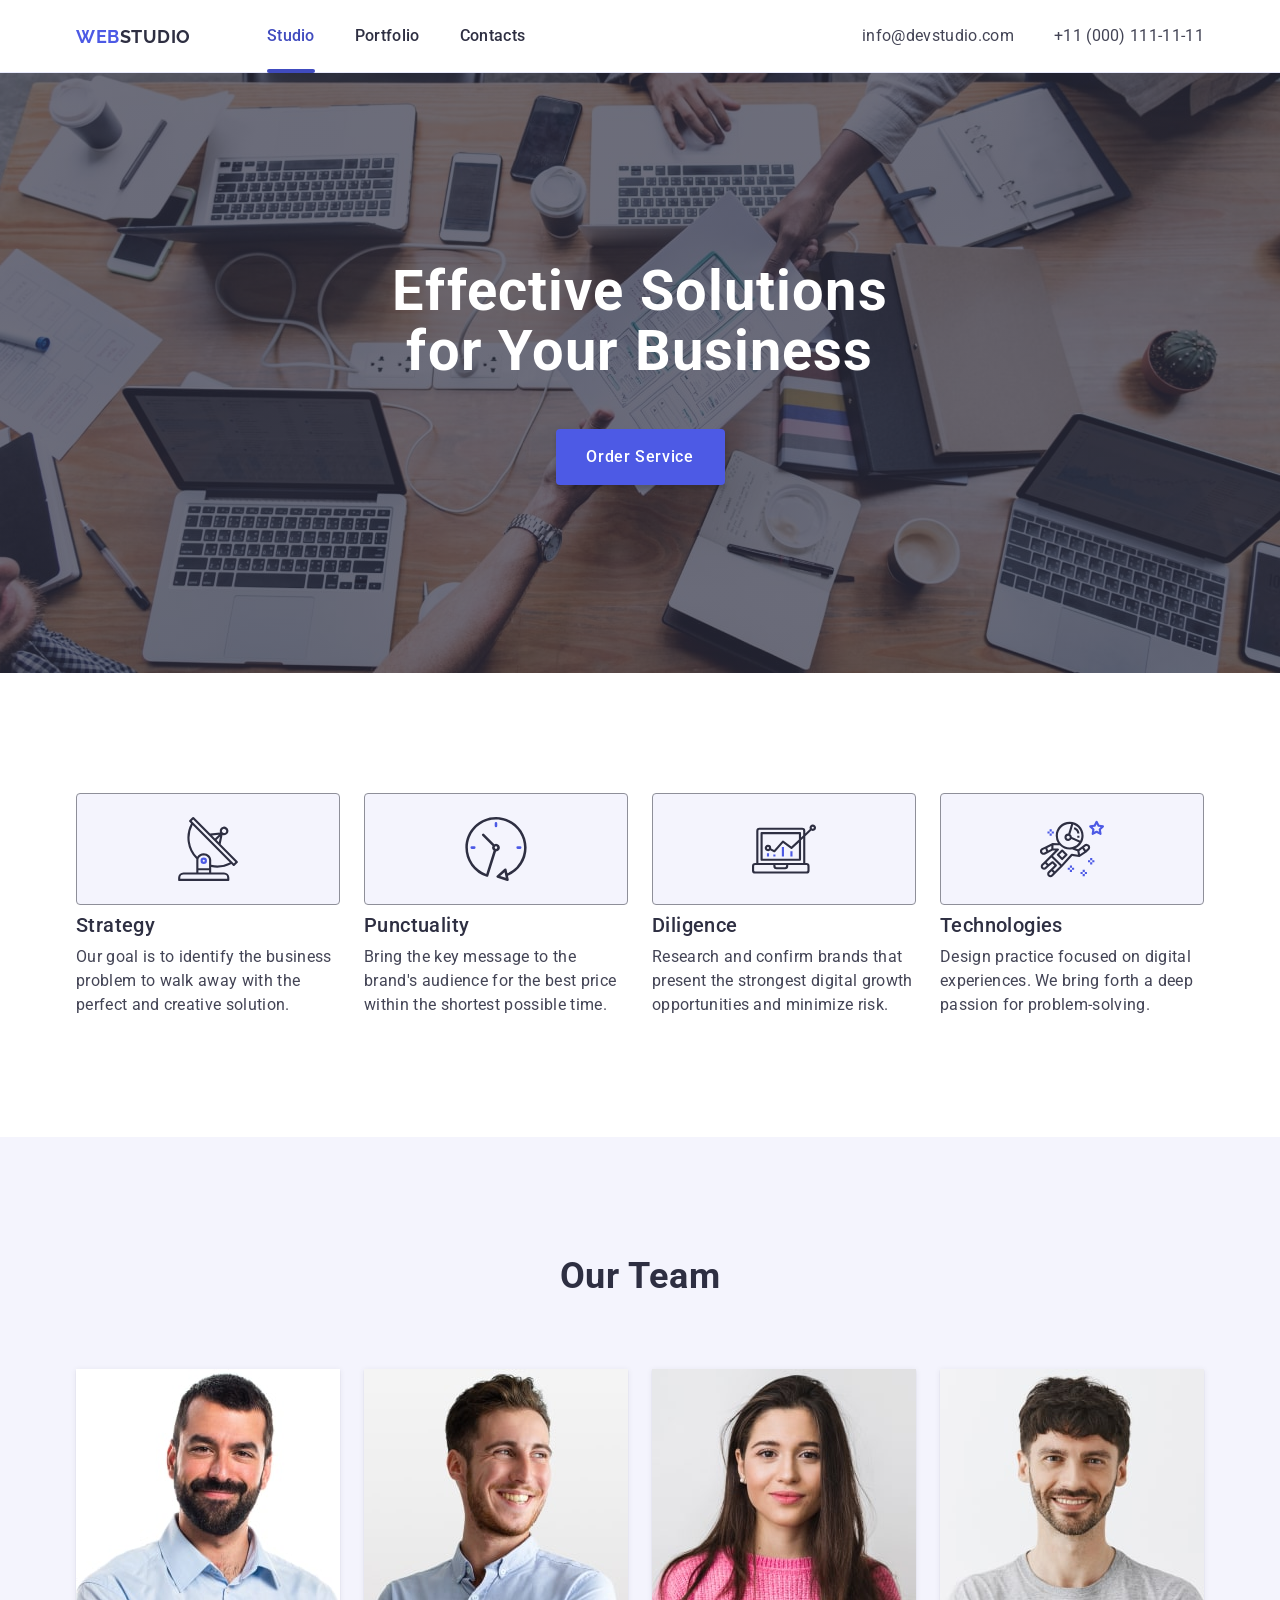
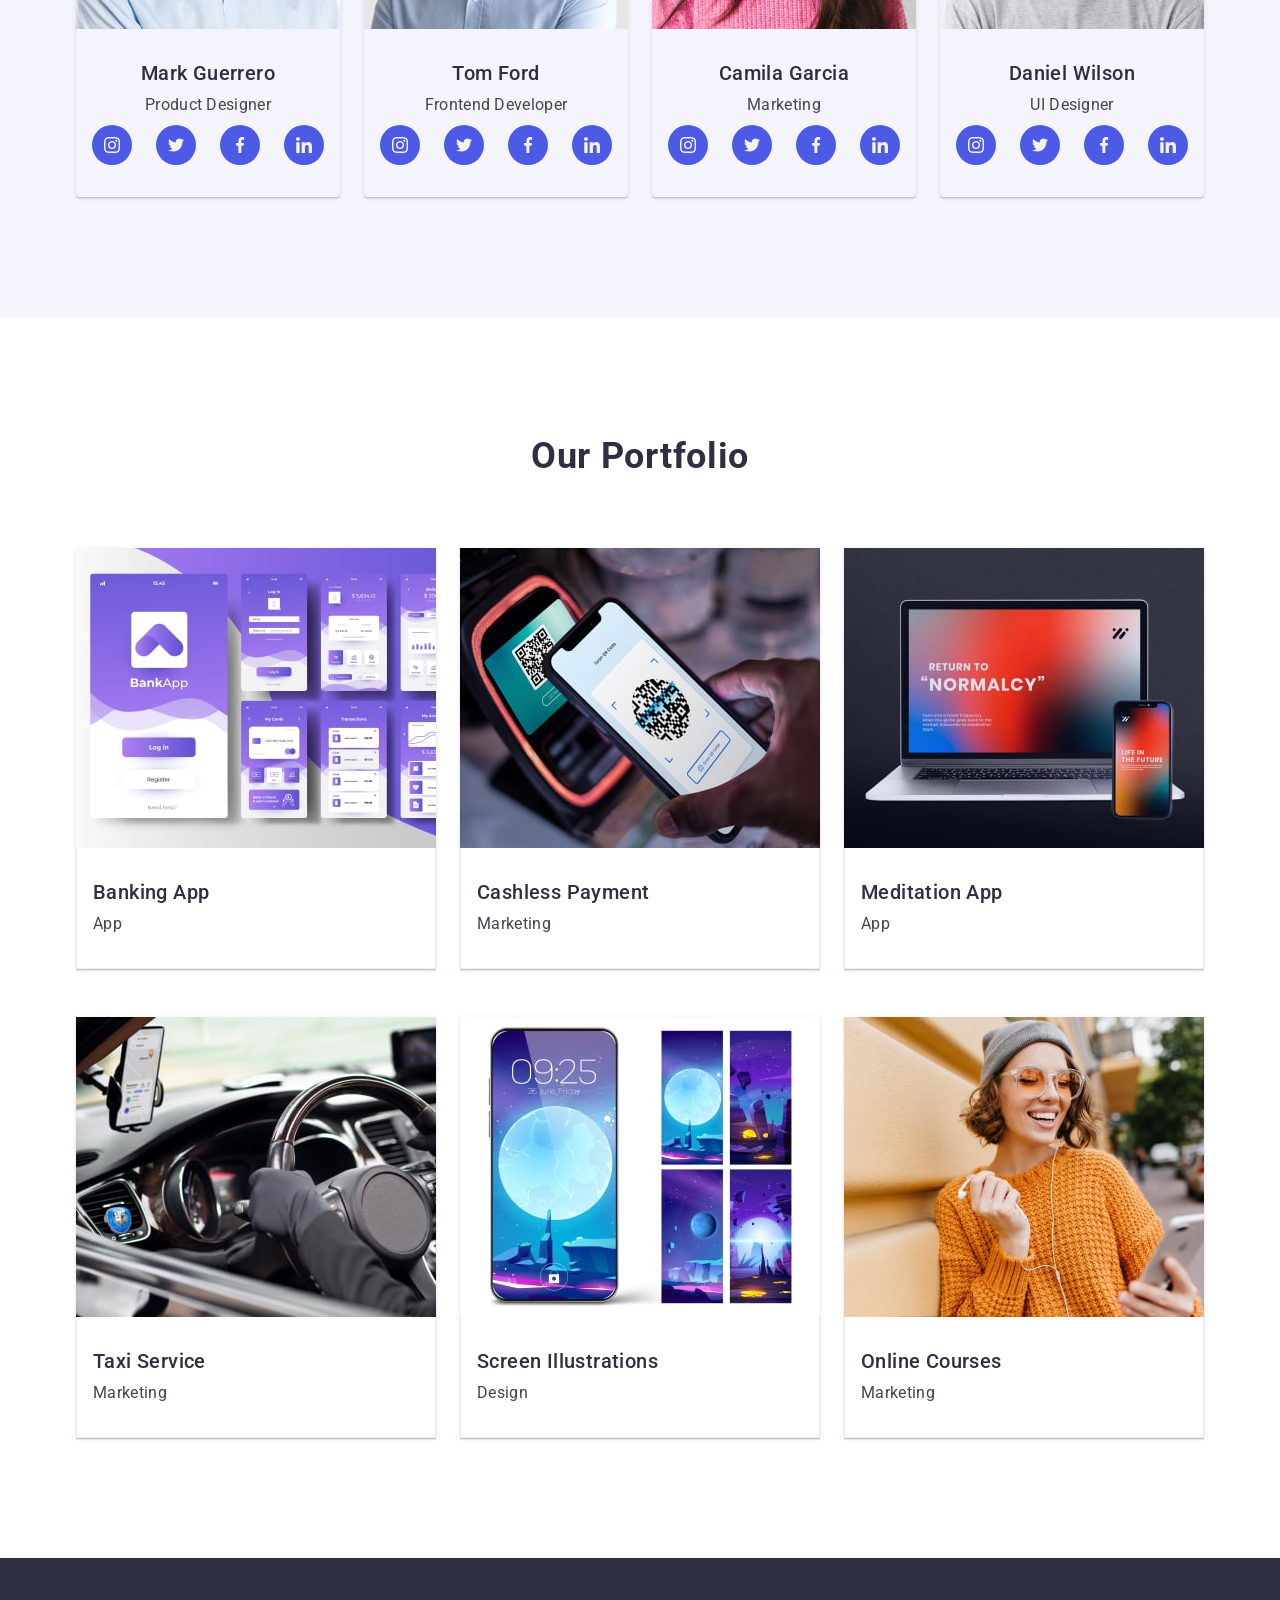
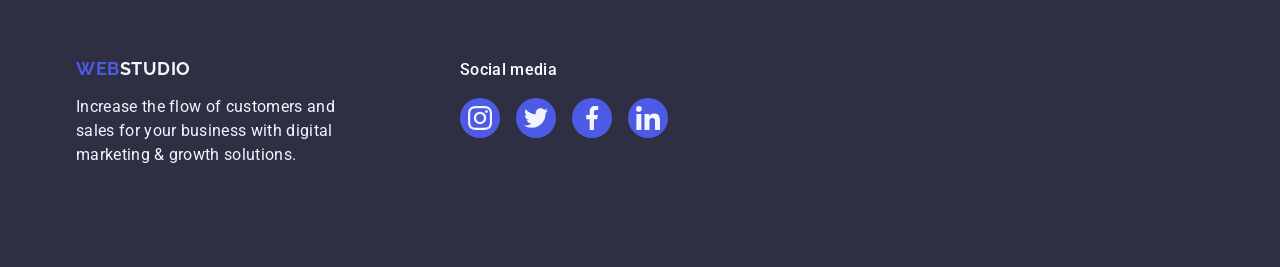
<file: index.html>
<!DOCTYPE html>
<html lang="en">
  <head>
    <meta charset="UTF-8" />
    <meta name="viewport" content="width=device-width, initial-scale=1.0" />
    <title>goit-markup-hw-04</title>
    <link rel="preconnect" href="https://fonts.googleapis.com" />
    <link rel="preconnect" href="https://fonts.gstatic.com" crossorigin />
    <link
      href="https://fonts.googleapis.com/css2?family=Raleway:wght@700&family=Roboto:wght@400;500;700&display=swap"
      rel="stylesheet"
    />
    <link
      rel="stylesheet"
      href="https://cdnjs.cloudflare.com/ajax/libs/modern-normalize/2.0.0/modern-normalize.min.css"
      integrity="sha512-4xo8blKMVCiXpTaLzQSLSw3KFOVPWhm/TRtuPVc4WG6kUgjH6J03IBuG7JZPkcWMxJ5huwaBpOpnwYElP/m6wg=="
      crossorigin="anonymous"
      referrerpolicy="no-referrer"
    />
    <link rel="stylesheet" href="./css/style.css" />
  </head>
  <body>
    <header class="header">
      <div class="container header-container">
        <nav class="navigation">
          <a href="" class="logo header-logo"
            >Web<span class="logo-accent">Studio</span></a
          >
          <ul class="navigation-list menu-list">
            <li class="navigation-item">
              <a href="./index.html" class="navigation-link current">Studio</a>
            </li>
            <li class="navigation-item">
              <a href="" class="navigation-link">Portfolio</a>
            </li>
            <li class="navigation-item">
              <a href="" class="navigation-link">Contacts</a>
            </li>
          </ul>
        </nav>

        <address class="address">
          <ul class="address-list menu-list">
            <li class="address-item">
              <a
                href="mailto:info@devstudio.com"
                class="address-link"
                target="_blank"
                >info@devstudio.com</a
              >
            </li>
            <li class="address-item">
              <a href="tel:+110001111111" class="address-link"
                >+11 (000) 111-11-11</a
              >
            </li>
          </ul>
        </address>
      </div>
    </header>
    <main>
      <section class="hero">
        <div class="container">
          <h1 class="hero-title">Effective Solutions for Your Business</h1>
          <button class="hero-btn" type="button">Order Service</button>
        </div>
      </section>

      <section class="section advantages-section">
        <div class="container">
          <h2 class="visually-hidden">Title</h2>

          <ul class="advantages-list">
            <li class="advantages-item">
              <div class="advantages-icon-contant">
                <svg class="advantages-icon" width="64" height="64">
                  <use href="./images/icons.svg#icon-antenna"></use>
                </svg>
              </div>
              <h3 class="advantages-subtitle">Strategy</h3>
              <p class="advantages-text">
                Our goal is to identify the business problem to walk away with
                the perfect and creative solution.
              </p>
            </li>
            <li class="advantages-item">
              <div class="advantages-icon-contant">
                <svg class="advantages-icon" width="64" height="64">
                  <use href="./images/icons.svg#icon-clock"></use>
                </svg>
              </div>
              <h3 class="advantages-subtitle">Punctuality</h3>
              <p class="advantages-text">
                Bring the key message to the brand's audience for the best price
                within the shortest possible time.
              </p>
            </li>
            <li class="advantages-item">
              <div class="advantages-icon-contant">
                <svg class="advantages-icon" width="64" height="64">
                  <use href="./images/icons.svg#icon-diagram"></use>
                </svg>
              </div>
              <h3 class="advantages-subtitle">Diligence</h3>
              <p class="advantages-text">
                Research and confirm brands that present the strongest digital
                growth opportunities and minimize risk.
              </p>
            </li>
            <li class="advantages-item">
              <div class="advantages-icon-contant">
                <svg class="advantages-icon" width="64" height="64">
                  <use href="./images/icons.svg#icon-astronaut"></use>
                </svg>
              </div>
              <h3 class="advantages-subtitle">Technologies</h3>
              <p class="advantages-text">
                Design practice focused on digital experiences. We bring forth a
                deep passion for problem-solving.
              </p>
            </li>
          </ul>
        </div>
      </section>

      <section class="section team-section">
        <div class="container">
          <h2 class="team-title">Our Team</h2>
          <ul class="team-list">
            <li class="team-item">
              <img
                src="./images/mark.jpg"
                alt="mark"
                class="team-img"
                width="264"
              />
              <div class="team-contant">
                <h3 class="team-subtitle">Mark Guerrero</h3>
                <p class="team-text">Product Designer</p>
                <ul class="social-list team-social-list">
                  <li class="team-social-item">
                    <a href="" class="social-link" target="_blank">
                      <svg class="team-social-icon" width="16" height="16">
                        <use href="./images/icons.svg#icon-instagram"></use>
                      </svg>
                    </a>
                  </li>
                  <li class="team-social-item">
                    <a href="" class="social-link" target="_blank">
                      <svg class="team-social-icon" width="16" height="16">
                        <use href="./images/icons.svg#icon-twitter"></use>
                      </svg>
                    </a>
                  </li>
                  <li class="team-social-item">
                    <a href="" class="social-link" target="_blank">
                      <svg class="team-social-icon" width="16" height="16">
                        <use href="./images/icons.svg#icon-facebook"></use>
                      </svg>
                    </a>
                  </li>
                  <li class="team-social-item">
                    <a href="" class="social-link" target="_blank">
                      <svg class="team-social-icon" width="16" height="16">
                        <use href="./images/icons.svg#icon-linkedin"></use>
                      </svg>
                    </a>
                  </li>
                </ul>
              </div>
            </li>
            <li class="team-item">
              <img
                src="./images/tom.jpg"
                alt="tom"
                class="team-img"
                width="264"
              />
              <div class="team-contant">
                <h3 class="team-subtitle">Tom Ford</h3>
                <p class="team-text">Frontend Developer</p>
                <ul class="social-list team-social-list">
                  <li class="team-social-item">
                    <a href="" class="social-link" target="_blank">
                      <svg class="team-social-icon" width="16" height="16">
                        <use href="./images/icons.svg#icon-instagram"></use>
                      </svg>
                    </a>
                  </li>
                  <li class="team-social-item">
                    <a href="" class="social-link" target="_blank">
                      <svg class="team-social-icon" width="16" height="16">
                        <use href="./images/icons.svg#icon-twitter"></use>
                      </svg>
                    </a>
                  </li>
                  <li class="team-social-item">
                    <a href="" class="social-link" target="_blank">
                      <svg class="team-social-icon" width="16" height="16">
                        <use href="./images/icons.svg#icon-facebook"></use>
                      </svg>
                    </a>
                  </li>
                  <li class="team-social-item">
                    <a href="" class="social-link" target="_blank">
                      <svg class="team-social-icon" width="16" height="16">
                        <use href="./images/icons.svg#icon-linkedin"></use>
                      </svg>
                    </a>
                  </li>
                </ul>
              </div>
            </li>
            <li class="team-item">
              <img
                src="./images/camila.jpg"
                alt="camila"
                class="team-img"
                width="264"
              />
              <div class="team-contant">
                <h3 class="team-subtitle">Camila Garcia</h3>
                <p class="team-text">Marketing</p>
                <ul class="social-list team-social-list">
                  <li class="team-social-item">
                    <a href="" class="social-link" target="_blank">
                      <svg class="team-social-icon" width="16" height="16">
                        <use href="./images/icons.svg#icon-instagram"></use>
                      </svg>
                    </a>
                  </li>
                  <li class="team-social-item">
                    <a href="" class="social-link" target="_blank">
                      <svg class="team-social-icon" width="16" height="16">
                        <use href="./images/icons.svg#icon-twitter"></use>
                      </svg>
                    </a>
                  </li>
                  <li class="team-social-item">
                    <a href="" class="social-link" target="_blank">
                      <svg class="team-social-icon" width="16" height="16">
                        <use href="./images/icons.svg#icon-facebook"></use>
                      </svg>
                    </a>
                  </li>
                  <li class="team-social-item">
                    <a href="" class="social-link" target="_blank">
                      <svg class="team-social-icon" width="16" height="16">
                        <use href="./images/icons.svg#icon-linkedin"></use>
                      </svg>
                    </a>
                  </li>
                </ul>
              </div>
            </li>
            <li class="team-item">
              <img
                src="./images/daniel.jpg"
                alt="daniel"
                class="team-img"
                width="264"
              />
              <div class="team-contant">
                <h3 class="team-subtitle">Daniel Wilson</h3>
                <p class="team-text">UI Designer</p>
                <ul class="social-list team-social-list">
                  <li class="team-social-item">
                    <a href="" class="social-link" target="_blank">
                      <svg class="team-social-icon" width="16" height="16">
                        <use href="./images/icons.svg#icon-instagram"></use>
                      </svg>
                    </a>
                  </li>
                  <li class="team-social-item">
                    <a href="" class="social-link" target="_blank">
                      <svg class="team-social-icon" width="16" height="16">
                        <use href="./images/icons.svg#icon-twitter"></use>
                      </svg>
                    </a>
                  </li>
                  <li class="team-social-item">
                    <a href="" class="social-link" target="_blank">
                      <svg class="team-social-icon" width="16" height="16">
                        <use href="./images/icons.svg#icon-facebook"></use>
                      </svg>
                    </a>
                  </li>
                  <li class="team-social-item">
                    <a href="" class="social-link" target="_blank">
                      <svg class="team-social-icon" width="16" height="16">
                        <use href="./images/icons.svg#icon-linkedin"></use>
                      </svg>
                    </a>
                  </li>
                </ul>
              </div>
            </li>
          </ul>
        </div>
      </section>

      <section class="section portfolio-section">
        <div class="container">
          <h2 class="portfolio-title">Our Portfolio</h2>

          <ul class="portfolio-list">
            <li class="portfolio-item">
              <div class="portfolio-cover-wrap">
                <img
                  src="./images/banking.jpg"
                  alt="banking"
                  class="portfolio-img"
                  width="360"
                />

                <p class="portfolio-cover-text">
                  14 Stylish and User-Friendly App Design Concepts · Task
                  Manager App · Calorie Tracker App · Exotic Fruit Ecommerce App
                  · Cloud Storage App
                </p>
              </div>
              <div class="potfolio-content">
                <h3 class="portfolio-subtitle">Banking App</h3>
                <p class="portfolio-text">App</p>
              </div>
            </li>
            <li class="portfolio-item">
              <div class="portfolio-cover-wrap">
                <img
                  src="./images/cashless.jpg"
                  alt="cashless"
                  class="portfolio-img"
                  width="360"
                />

                <p class="portfolio-cover-text">
                  14 Stylish and User-Friendly App Design Concepts · Task
                  Manager App · Calorie Tracker App · Exotic Fruit Ecommerce App
                  · Cloud Storage App
                </p>
              </div>
              <div class="potfolio-content">
                <h3 class="portfolio-subtitle">Cashless Payment</h3>
                <p class="portfolio-text">Marketing</p>
              </div>
            </li>
            <li class="portfolio-item">
              <div class="portfolio-cover-wrap">
                <img
                  src="./images/meditation.jpg"
                  alt="meditation"
                  class="portfolio-img"
                  width="360"
                />

                <p class="portfolio-cover-text">
                  14 Stylish and User-Friendly App Design Concepts · Task
                  Manager App · Calorie Tracker App · Exotic Fruit Ecommerce App
                  · Cloud Storage App
                </p>
              </div>
              <div class="potfolio-content">
                <h3 class="portfolio-subtitle">Meditation App</h3>
                <p class="portfolio-text">App</p>
              </div>
            </li>
            <li class="portfolio-item">
              <div class="portfolio-cover-wrap">
                <img
                  src="./images/taxi.jpg"
                  alt="taxi"
                  class="portfolio-img"
                  width="360"
                />

                <p class="portfolio-cover-text">
                  14 Stylish and User-Friendly App Design Concepts · Task
                  Manager App · Calorie Tracker App · Exotic Fruit Ecommerce App
                  · Cloud Storage App
                </p>
              </div>
              <div class="potfolio-content">
                <h3 class="portfolio-subtitle">Taxi Service</h3>
                <p class="portfolio-text">Marketing</p>
              </div>
            </li>
            <li class="portfolio-item">
              <div class="portfolio-cover-wrap">
                <img
                  src="./images/screen.jpg"
                  alt="screen"
                  class="portfolio-img"
                  width="360"
                />

                <p class="portfolio-cover-text">
                  14 Stylish and User-Friendly App Design Concepts · Task
                  Manager App · Calorie Tracker App · Exotic Fruit Ecommerce App
                  · Cloud Storage App
                </p>
              </div>
              <div class="potfolio-content">
                <h3 class="portfolio-subtitle">Screen Illustrations</h3>
                <p class="portfolio-text">Design</p>
              </div>
            </li>
            <li class="portfolio-item">
              <div class="portfolio-cover-wrap">
                <img
                  src="./images/online.jpg"
                  alt="online"
                  class="portfolio-img"
                  width="360"
                />

                <p class="portfolio-cover-text">
                  14 Stylish and User-Friendly App Design Concepts · Task
                  Manager App · Calorie Tracker App · Exotic Fruit Ecommerce App
                  · Cloud Storage App
                </p>
              </div>
              <div class="potfolio-content">
                <h3 class="portfolio-subtitle">Online Courses</h3>
                <p class="portfolio-text">Marketing</p>
              </div>
            </li>
          </ul>
        </div>
      </section>
    </main>

    <footer class="footer">
      <div class="container footer-container">
        <div class="footer-logo-contant">
          <a href="" class="logo footer-logo"
            >Web<span class="logo-accent footer-logo-accent">Studio</span></a
          >
          <p class="footer-text">
            Increase the flow of customers and sales for your business with
            digital marketing & growth solutions.
          </p>
        </div>

        <div class="footer-social">
          <p class="footer-social-subtitle">Social media</p>

          <ul class="social-list footer-social-list">
            <li class="team-social-item">
              <a href="" class="social-link footer-social-link" target="_blank">
                <svg class="team-social-icon" width="24" height="24">
                  <use href="./images/icons.svg#icon-instagram"></use>
                </svg>
              </a>
            </li>
            <li class="team-social-item">
              <a href="" class="social-link footer-social-link" target="_blank">
                <svg class="team-social-icon" width="24" height="24">
                  <use href="./images/icons.svg#icon-twitter"></use>
                </svg>
              </a>
            </li>
            <li class="team-social-item">
              <a href="" class="social-link footer-social-link" target="_blank">
                <svg class="team-social-icon" width="24" height="24">
                  <use href="./images/icons.svg#icon-facebook"></use>
                </svg>
              </a>
            </li>
            <li class="team-social-item">
              <a href="" class="social-link footer-social-link" target="_blank">
                <svg class="team-social-icon" width="24" height="24">
                  <use href="./images/icons.svg#icon-linkedin"></use>
                </svg>
              </a>
            </li>
          </ul>
        </div>
      </div>
    </footer>
  </body>
</html>
</file>
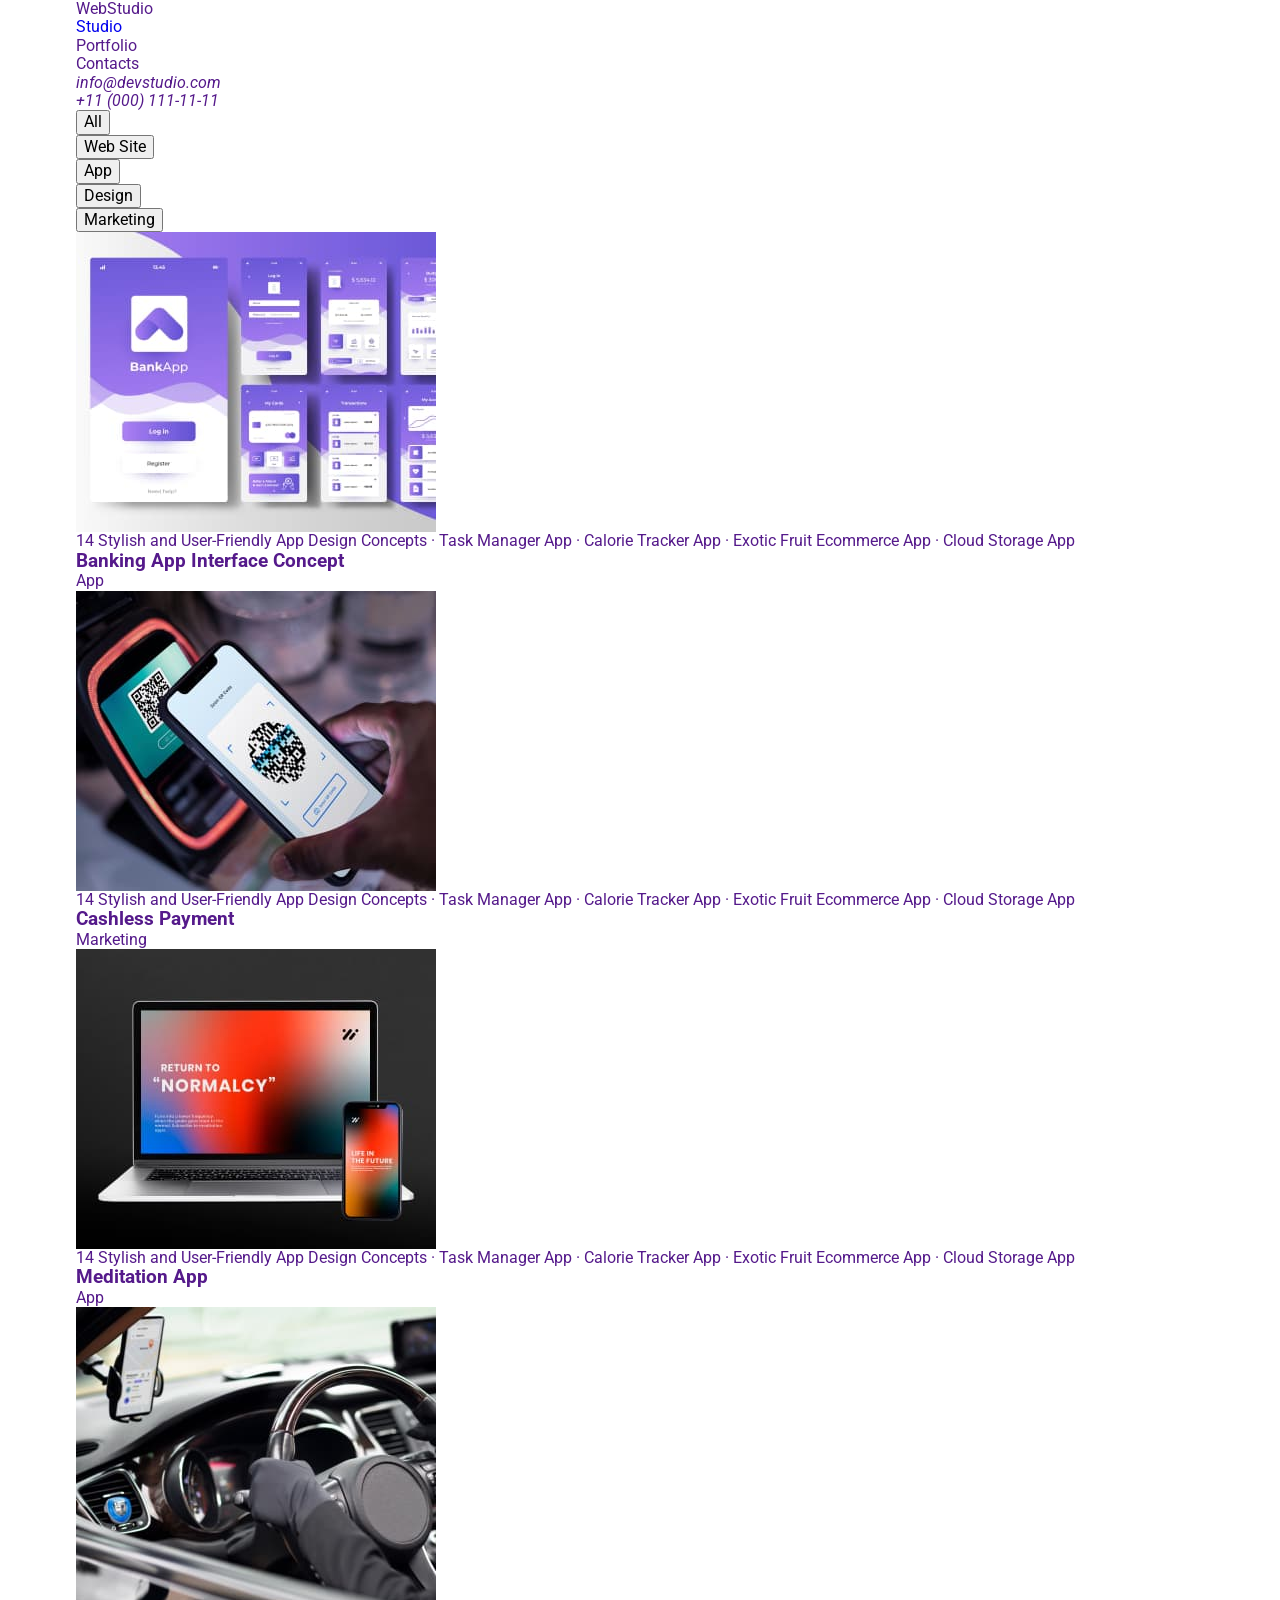
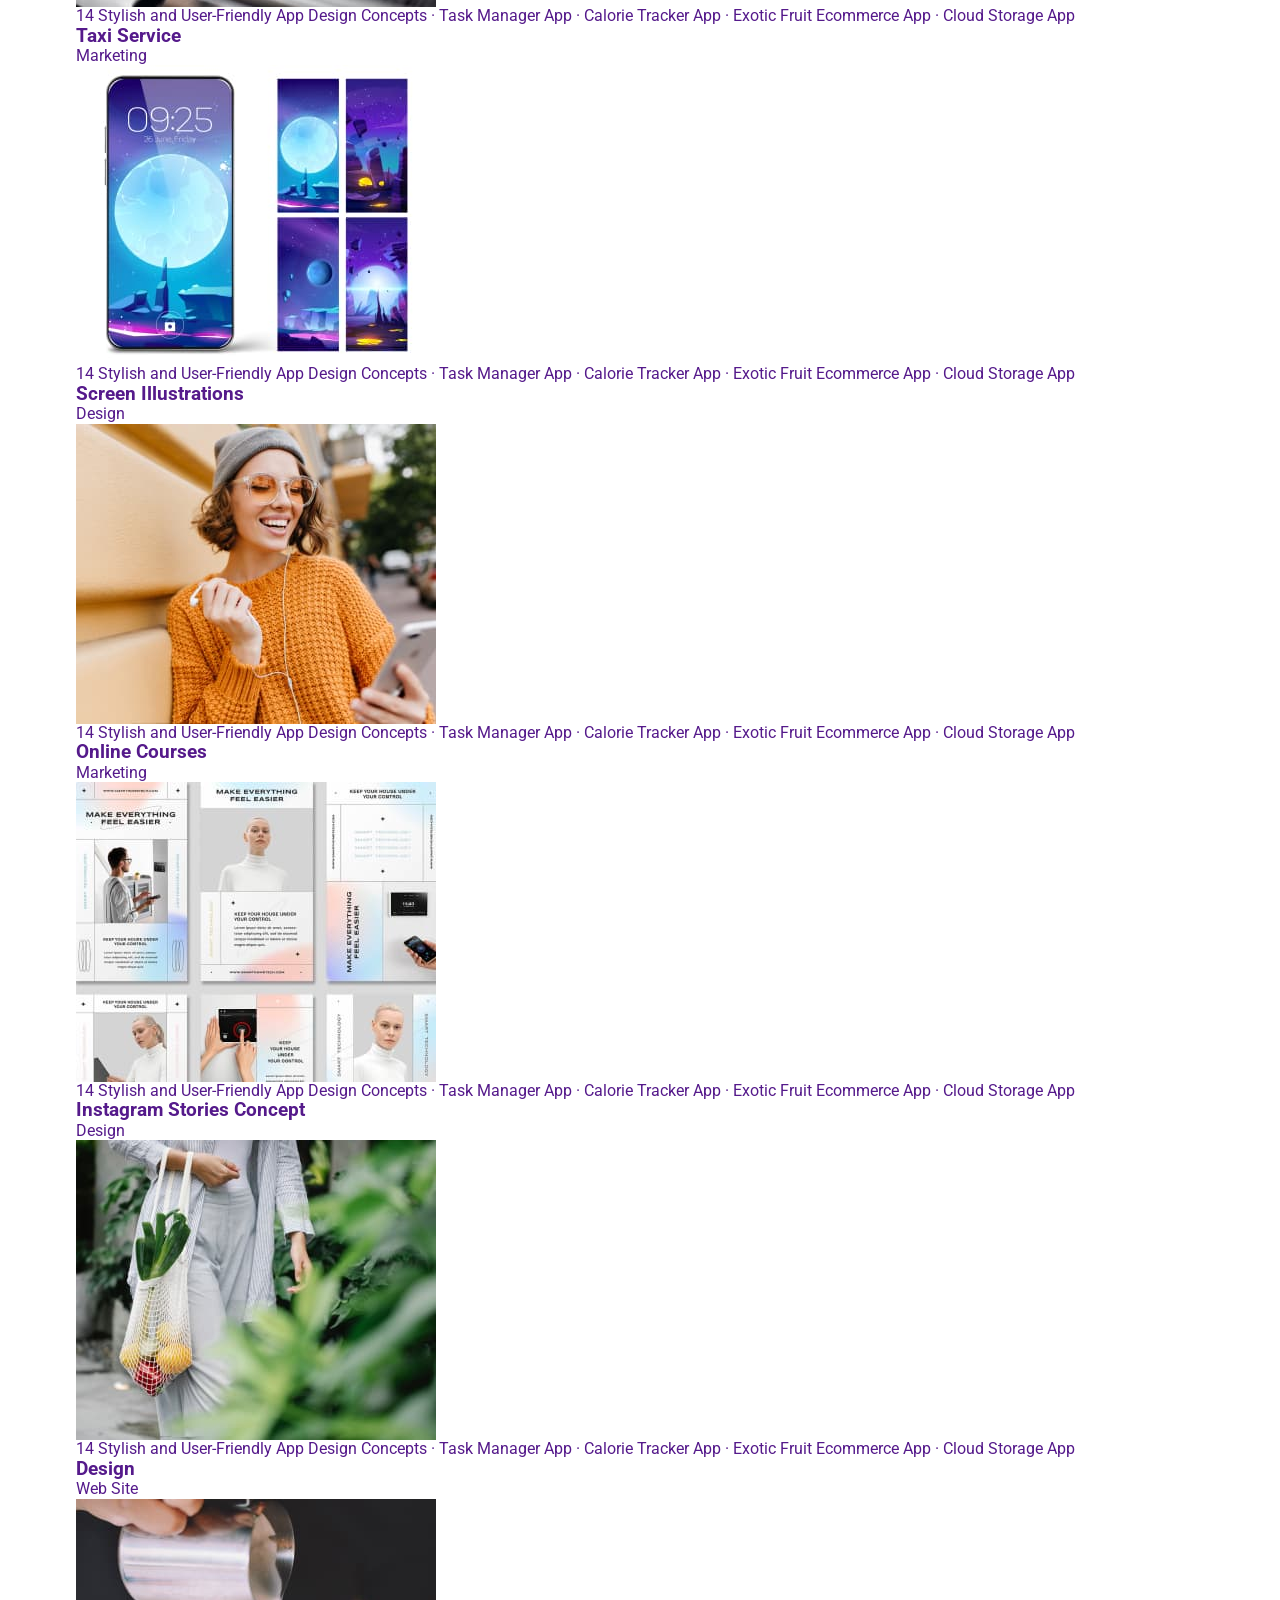
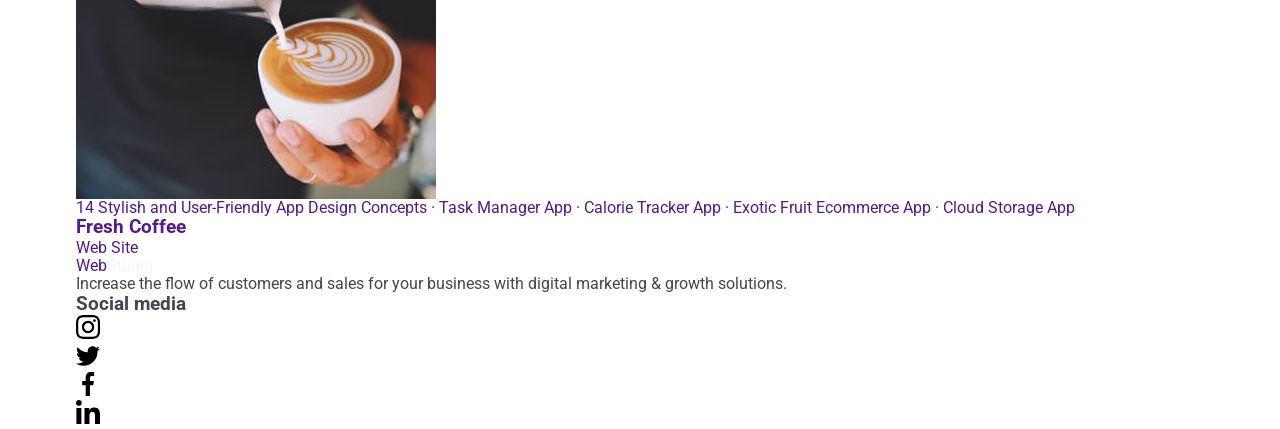
<file: portfolio.html>
<!DOCTYPE html>
<html lang="en">

<head>
    <meta charset="UTF-8">
    <meta name="viewport" content="width=device-width, initial-scale=1.0">
    <title>goit-markup-hw-04</title>
    <link rel="preconnect" href="https://fonts.googleapis.com">
    <link rel="preconnect" href="https://fonts.gstatic.com" crossorigin>
    <link
        href="https://fonts.googleapis.com/css2?family=Montserrat:wght@400;700&family=Raleway:wght@800&family=Roboto:wght@400;500;700&display=swap"
        rel="stylesheet">
        <link rel="stylesheet" href="https://cdnjs.cloudflare.com/ajax/libs/modern-normalize/2.0.0/modern-normalize.min.css"
            integrity="sha512-4xo8blKMVCiXpTaLzQSLSw3KFOVPWhm/TRtuPVc4WG6kUgjH6J03IBuG7JZPkcWMxJ5huwaBpOpnwYElP/m6wg=="
            crossorigin="anonymous" referrerpolicy="no-referrer" />

    <link rel="stylesheet" href="./css/style.css">
</head>

    <body>
        <header class="head">

            <div class="container head-container">

                <nav class="head-nav">
    
                    <a class="head-logo" href="">Web<span class="head-logo-accent">Studio</span></a>
    
                    <ul class="head-list">

                        <li class="head-item ">
                            <a class="head-link" href="./index.html">Studio</a>
                        </li>
                        <li class="head-item current">
                            <a class="head-link" href="">Portfolio</a>
                        </li>
                        <li class="head-item">
                            <a class="head-link" href="">Contacts</a>
                        </li>
                    </ul>
                </nav>
    
                <address class="head-social">

                    <ul class="head-social-list">
    
                        <li class="head-social-item">
                            <a class="head-social-link" href="">info@devstudio.com</a>
                        </li>
                        <li class="head-social-item">
                            <a class="head-social-link" href="">+11 (000) 111-11-11</a>
                        </li>
                    </ul>
                </address>
    
            </div>
        </header>

    <main>

      <section class="portfolio">

      <div class="container">

            <h1 class="visually-hidden">Portfolio</h1>

            <ul class="portfolio-btn-list">

                <li class="portfolio-btn-item">
                    <button class="portfolio-btn" type="button">All</button>
                </li>
                <li class="portfolio-btn-item">
                    <button class="portfolio-btn" type="button">Web Site</button>
                </li>
                <li class="portfolio-btn-item">
                    <button class="portfolio-btn" type="button">App</button>
                </li>
                <li class="portfolio-btn-item">
                    <button class="portfolio-btn" type="button">Design</button>
                </li>
                <li class="portfolio-btn-item">
                    <button class="portfolio-btn" type="button">Marketing</button>
                </li>
            </ul>

            <ul class="portfolio-app-list">

                <li class="portfolio-app-item">
                    <a class="portfolio-app-link" href="">

                           <div class="portfolio-app-cover">
                               <img src="./images/img_banking.jpg" alt="banking" width="360">
        
                               <p class="portfolio-app-cover-text">14 Stylish and User-Friendly App Design Concepts · Task Manager App · Calorie Tracker App · Exotic Fruit Ecommerce App · Cloud Storage App</p>
                           </div>

                       <div class="portfolio-app-name">
                        <h3 class="portfolio-app-name-title">Banking App Interface Concept</h3>
                        <p class="portfolio-app-name-text">App</p>
                       </div>
                    </a>
                </li>
                <li class="portfolio-app-item">

                    <a class="portfolio-app-link" href="">

                       <div class="portfolio-app-cover">
                           <img src="./images/img_cashless.jpg" alt="cashless.jpg" width="360">

                           <p class="portfolio-app-cover-text">14 Stylish and User-Friendly App Design Concepts · Task Manager App · Calorie Tracker App · Exotic Fruit Ecommerce App · Cloud Storage App</p>
                       </div>

                       <div class="portfolio-app-name">
                        <h3 class="portfolio-app-name-title">Cashless Payment</h3>
                        <p class="portfolio-app-name-text">Marketing</p>
                       </div>
                    </a>
                </li>
                <li class="portfolio-app-item">
                    
                    <a class="portfolio-app-link" href="">

                       <div class="portfolio-app-cover">
                           <img src="./images/img_meditation.jpg" alt="meditation" width="360">
    
                           <p class="portfolio-app-cover-text">14 Stylish and User-Friendly App Design Concepts · Task Manager App · Calorie Tracker App · Exotic Fruit Ecommerce App · Cloud Storage App</p>
                       </div>

                       <div class="portfolio-app-name">
                        <h3 class="portfolio-app-name-title">Meditation App</h3>
                        <p class="portfolio-app-name-text">App</p>
                       </div>
                    </a>
                </li>
                <li class="portfolio-app-item">

                    <a class="portfolio-app-link" href="">

                       <div class="portfolio-app-cover">
                           <img src="./images/img_taxi.jpg" alt="taxi" width="360">
    
                           <p class="portfolio-app-cover-text">14 Stylish and User-Friendly App Design Concepts · Task Manager App · Calorie Tracker App · Exotic Fruit Ecommerce App · Cloud Storage App</p>
                       </div>

                       <div class="portfolio-app-name">
                        <h3 class="portfolio-app-name-title">Taxi Service</h3>
                        <p class="portfolio-app-name-text">Marketing</p>
                       </div>
                    </a>
                </li>
                <li class="portfolio-app-item">

                    <a class="portfolio-app-link" href="">

                       <div class="portfolio-app-cover">
                           <img src="./images/img_screen.jpg" alt="screen" width="360">
    
                           <p class="portfolio-app-cover-text">14 Stylish and User-Friendly App Design Concepts · Task Manager App · Calorie Tracker App · Exotic Fruit Ecommerce App · Cloud Storage App</p>
                       </div>

                       <div class="portfolio-app-name">
                        <h3 class="portfolio-app-name-title">Screen Illustrations</h3>
                        <p class="portfolio-app-name-text">Design</p>
                       </div>
                    </a>
                </li>
                <li class="portfolio-app-item">

                    <a class="portfolio-app-link" href="">

                       <div class="portfolio-app-cover">
                           <img src="./images/img_online.jpg" alt="online" width="360">
    
                           <p class="portfolio-app-cover-text">14 Stylish and User-Friendly App Design Concepts · Task Manager App · Calorie Tracker App · Exotic Fruit Ecommerce App · Cloud Storage App</p>
                       </div>

                       
                       <div class="portfolio-app-name">
                        <h3 class="portfolio-app-name-title">Online Courses</h3>
                        <p class="portfolio-app-name-text">Marketing</p>
                       </div>
                    </a>
                </li>
                <li class="portfolio-app-item">

                    <a class="portfolio-app-link" href="">

                       <div class="portfolio-app-cover">
                           <img src="./images/img_insta.jpg" alt="instagram" width="360">
    
                           <p class="portfolio-app-cover-text">14 Stylish and User-Friendly App Design Concepts · Task Manager App · Calorie Tracker App · Exotic Fruit Ecommerce App · Cloud Storage App</p>
                       </div>

                       <div class="portfolio-app-name">

                        <h3 class="portfolio-app-name-title">Instagram Stories Concept</h3>
                        <p class="portfolio-app-name-text">Design</p>
                       </div>
                    </a>
                </li>
                <li class="portfolio-app-item">

                    <a class="portfolio-app-link" href="">

                      <div class="portfolio-app-cover">
                           <img src="./images/img_food.jpg" alt="food" width="360">
    
                           <p class="portfolio-app-cover-text">14 Stylish and User-Friendly App Design Concepts · Task Manager App · Calorie Tracker App · Exotic Fruit Ecommerce App · Cloud Storage App</p>
                      </div>

                       <div class="portfolio-app-name">
                        <h3 class="portfolio-app-name-title">Design</h3>
                        <p class="portfolio-app-name-text">Web Site</p>
                       </div>
                    </a>
                </li>
                <li class="portfolio-app-item">
                    <a class="portfolio-app-link" href="">

                       <div class="portfolio-app-cover">
                           <img src="./images/img_coffee.jpg" alt="coffee" width="360">
    
                           <p class="portfolio-app-cover-text">14 Stylish and User-Friendly App Design Concepts · Task Manager App · Calorie Tracker App · Exotic Fruit Ecommerce App · Cloud Storage App</p>
    
                       </div>
                       <div class="portfolio-app-name">
                        <h3 class="portfolio-app-name-title">Fresh Coffee</h3>
                        <p class="portfolio-app-name-text">Web Site</p>
                       </div>
                    </a>
                </li>
            </ul>

            
      </div>
   
      </section>
    </main>

      <footer class="portfolio-footer">

        <div class="container portfolio-footer-containar">

            <div class="portfolio-footer-logo-box">
    
                <a class="portfolio-footer-logo" href="">Web<span class="footer-logo-accent">Studio</span></a>
        
                <p class="portfolio-footer-text">Increase the flow of customers and sales for your business with digital marketing & growth solutions.</p>
            </div>
    
           <div class="portfolio-footer-social">

                <h3 class="portfolio-footer-title">Social media</h3>
        
                <ul class="portfolio-footer-list">
        
                    <li class="portfolio-footer-item">
        
                        <a class="portfolio-footer-link" href="">
                           <svg class="portfolio-footer-icon" width="24" height="24">
                            <use href="./images/icons.svg#icon-instagram"></use>
                           </svg>
                        </a>
                    </li>
                    <li class="portfolio-footer-item">
        
                        <a class="portfolio-footer-link" href="">
                           <svg class="portfolio-footer-icon" width="24" height="24">
                            <use href="./images/icons.svg#icon-twitter"></use>
                           </svg>
                        </a>
                    </li>
                    <li class="portfolio-footer-item">
        
                        <a class="portfolio-footer-link" href="">
                           <svg class="portfolio-footer-icon" width="24" height="24">
                            <use href="./images/icons.svg#icon-facebook"></use>
                           </svg>
                        </a>
                    </li>
                    <li class="portfolio-footer-item">
        
                        <a class="portfolio-footer-link" href="">
                           <svg class="portfolio-footer-icon" width="24" height="24">
                            <use href="./images/icons.svg#icon-linkedin"></use>
                           </svg>
                        </a>
                    </li>
                </ul>
           </div>
        </div>
        
      </footer>

    </body>
</html>
</file>
<file: css/style.css>
:root {
  --accent-color: #404bbf;
}

body {
  font-family: "Roboto", sans-serif;
  font-size: 16px;
  color: #434455;
  background-color: #ffffff;
}

.section {
  padding: 120px 0;
}

.container {
  max-width: 1158px;
  padding: 0 15px;
  margin: 0 auto;
}

p,
h1,
h2,
h3 {
  margin: 0;
}

ul {
  margin: 0;
  padding-left: 0;
  list-style-type: none;
}

img {
  display: block;
}

button {
  cursor: pointer;
}

a {
  text-decoration: none;
}

/***-----HEADER------*/

.header {
  border-bottom: 1px solid #e7e9fc;
  box-shadow: 0 1px 6px 0 rgba(46, 47, 66, 0.08),
    0 1px 1px 0 rgba(46, 47, 66, 0.16), 0 2px 1px 0 rgba(46, 47, 66, 0.08);
}

.header-container {
  display: flex;
  align-items: center;
}

.navigation {
  display: flex;
  align-items: center;
}

.menu-list {
  display: flex;
  gap: 40px;
}

.logo {
  font-family: "Raleway", sans-serif;
  font-weight: 700;
  font-size: 18px;
  line-height: 1.16667;
  letter-spacing: 0.03em;
  text-transform: uppercase;
  color: #4d5ae5;
}

.logo-accent {
  color: #2e2f42;
}

.header-logo {
  margin-right: 76px;
}

.navigation-link {
  position: relative;
}

.navigation-link.current::after {
  position: absolute;
  left: 0;
  bottom: -1px;
  content: "";
  border-radius: 2px;
  width: 100%;
  height: 4px;
  background-color: var(--accent-color);
}

.navigation-link {
  display: block;
  font-weight: 500;
  line-height: 1.5;
  letter-spacing: 0.02em;
  color: #2e2f42;
  padding: 24px 0;
  transition: color 250ms cubic-bezier(0.4, 0, 0.2, 1);
}

.address {
  margin-left: auto;
}

.address-link {
  font-style: normal;
  font-weight: 400;
  line-height: 1.5;
  letter-spacing: 0.02em;
  color: #434455;
  transition: color 250ms cubic-bezier(0.4, 0, 0.2, 1);
}

.navigation-link:is(:hover, :focus),
.address-link:is(:hover, :focus),
.navigation-link.current {
  color: var(--accent-color);
}

/***-----HERO------*/

.hero {
  background-color: #2e2f42;
  padding: 188px 0;
  background-image: linear-gradient(
      rgba(46, 47, 66, 0.7),
      rgba(46, 47, 66, 0.7)
    ),
    url(../images/people-office.jpg);
  background-repeat: no-repeat;
  background-size: cover;
  background-position: center;
  max-width: 1440px;
  margin: 0 auto;
}

.hero-title {
  font-weight: 700;
  font-size: 56px;
  line-height: 1.07143;
  letter-spacing: 0.02em;
  text-align: center;
  color: #fff;
  max-width: 496px;
  margin: 0 auto;
  margin-bottom: 48px;
}

.hero-btn {
  font-weight: 500;
  line-height: 1.5;
  letter-spacing: 0.04em;
  color: #fff;
  border-radius: 4px;
  min-width: 169px;
  height: 56px;
  box-shadow: 0 4px 4px 0 rgba(0, 0, 0, 0.15);
  background-color: #4d5ae5;
  border: none;
  display: block;
  margin: auto;
  transition: background-color 250ms cubic-bezier(0.4, 0, 0.2, 1);
}

.hero-btn:hover,
.hero-btn:focus {
  background-color: var(--accent-color);
}

/***-----ADVANTAGES------*/

.visually-hidden {
  position: absolute;
  width: 1px;
  height: 1px;
  margin: -1px;
  border: 0;
  padding: 0;
  white-space: nowrap;
  clip-path: inset(100%);
  clip: rect(0 0 0 0);
  overflow: hidden;
}

.advantages-list {
  display: flex;
  gap: 24px;
}

.advantages-item {
  width: calc((100% - 72px) / 4);
}

.advantages-icon-contant {
  border: 1px solid #8e8f99;
  border-radius: 4px;
  height: 112px;
  background-color: #f4f4fd;
  display: flex;
  align-items: center;
  justify-content: center;
  margin-bottom: 8px;
}

.advantages-subtitle {
  font-weight: 500;
  font-size: 20px;
  line-height: 1.2;
  letter-spacing: 0.02em;
  color: #2e2f42;
  margin-bottom: 8px;
}

.advantages-text {
  line-height: 1.5;
  letter-spacing: 0.02em;
}

/***-----TEAM------*/

.team-section {
  background-color: #f4f4fd;
}

.team-title {
  font-weight: 700;
  font-size: 36px;
  line-height: 1.1;
  letter-spacing: 0.02em;
  text-align: center;
  color: #2e2f42;
  margin-bottom: 72px;
}

.team-list {
  display: flex;
  gap: 24px;
}

.team-item {
  width: calc((100% - 72px) / 4);
  border-radius: 0 0 4px 4px;
  box-shadow: 0 2px 1px 0 rgba(46, 47, 66, 0.08),
    0 1px 1px 0 rgba(46, 47, 66, 0.16), 0 1px 6px 0 rgba(46, 47, 66, 0.08);
}

.team-contant {
  padding: 32px 0;
}

.team-subtitle {
  font-weight: 500;
  font-size: 20px;
  line-height: 1.2;
  letter-spacing: 0.02em;
  text-align: center;
  color: #2e2f42;
  margin-bottom: 8px;
}

.team-text {
  line-height: 1.5;
  letter-spacing: 0.02em;
  text-align: center;
  margin-bottom: 8px;
}

.social-list {
  display: flex;
  align-items: center;
  justify-content: center;
}

.team-social-list {
  gap: 24px;
}

.social-link {
  display: flex;
  align-items: center;
  justify-content: center;
  width: 40px;
  height: 40px;
  background-color: #4d5ae5;
  border-radius: 50%;
  transition: background-color 250ms cubic-bezier(0.4, 0, 0.2, 1);
}

.social-link:hover,
.social-link:focus {
  background-color: var(--accent-color);
}

.team-social-icon {
  fill: #f4f4fd;
}

/***-----PORTFOLIO------*/

.portfolio-title {
  font-weight: 700;
  font-size: 36px;
  line-height: 1.1;
  letter-spacing: 0.02em;
  text-align: center;
  color: #2e2f42;
  margin-bottom: 72px;
}

.portfolio-list {
  display: flex;
  flex-wrap: wrap;
  column-gap: 24px;
  row-gap: 48px;
}

.portfolio-item {
  width: calc((100% - 48px) / 3);
  box-shadow: 0 2px 1px 0 rgba(46, 47, 66, 0.08),
    0 1px 1px 0 rgba(46, 47, 66, 0.16), 0 1px 6px 0 rgba(46, 47, 66, 0.08);
  transition: box-shadow 250ms cubic-bezier(0.4, 0, 0.2, 1);
}

.portfolio-cover-wrap {
  position: relative;
  overflow: hidden;
}

.portfolio-cover-text {
  line-height: 1.5;
  letter-spacing: 0.02em;
  color: #f4f4fd;
  width: 100%;
  height: 100%;
  background-color: #4d5ae5;
  padding: 40px 32px;
  position: absolute;
  top: 0;
  transform: translateY(100%);
  transition: transform 250ms cubic-bezier(0.4, 0, 0.2, 1);
}

.potfolio-content {
  padding: 32px 16px;
  border-bottom: 1px solid #e7e9fc;
  border-left: 1px solid #e7e9fc;
  border-right: 1px solid #e7e9fc;
  transition: box-shadow 250ms cubic-bezier(0.4, 0, 0.2, 1);
}

.portfolio-subtitle {
  font-weight: 500;
  font-size: 20px;
  line-height: 1.2;
  letter-spacing: 0.02em;
  color: #2e2f42;
  margin-bottom: 8px;
}

.portfolio-text {
  line-height: 1.5;
  letter-spacing: 0.02em;
}

.portfolio-item:hover > .portfolio-cover-wrap .portfolio-cover-text {
  width: 100%;
  height: 100%;
  transform: translateY(0);
  box-shadow: 0 2px 1px 0 rgba(46, 47, 66, 0.08),
    0 1px 1px 0 rgba(46, 47, 66, 0.16), 0 1px 6px 0 rgba(46, 47, 66, 0.08);
}

.portfolio-item:hover .potfolio-content {
  box-shadow: 0 2px 1px 0 rgba(46, 47, 66, 0.08),
    0 1px 1px 0 rgba(46, 47, 66, 0.16), 0 1px 6px 0 rgba(46, 47, 66, 0.08);
}

/***-----FOOTER------*/

.footer {
  padding: 100px 0;
  background-color: #2e2f42;
}

.footer-container {
  display: flex;
  align-items: baseline;
}

.footer-logo-contant {
  margin-right: 120px;
}

.footer-logo {
  display: inline-block;
  margin-bottom: 16px;
}

.footer-logo-accent {
  color: #f4f4fd;
}

.footer-text {
  max-width: 264px;
  line-height: 1.5;
  letter-spacing: 0.02em;
  color: #f4f4fd;
}

.footer-social-subtitle {
  font-weight: 500;
  font-size: 16px;
  line-height: 1.5;
  letter-spacing: 0.02em;
  color: #fff;
  margin-bottom: 16px;
}

.footer-social-list {
  gap: 16px;
}

.footer-social-link:is(:hover, :focus) {
  background-color: #31d0aa;
}
</file>
